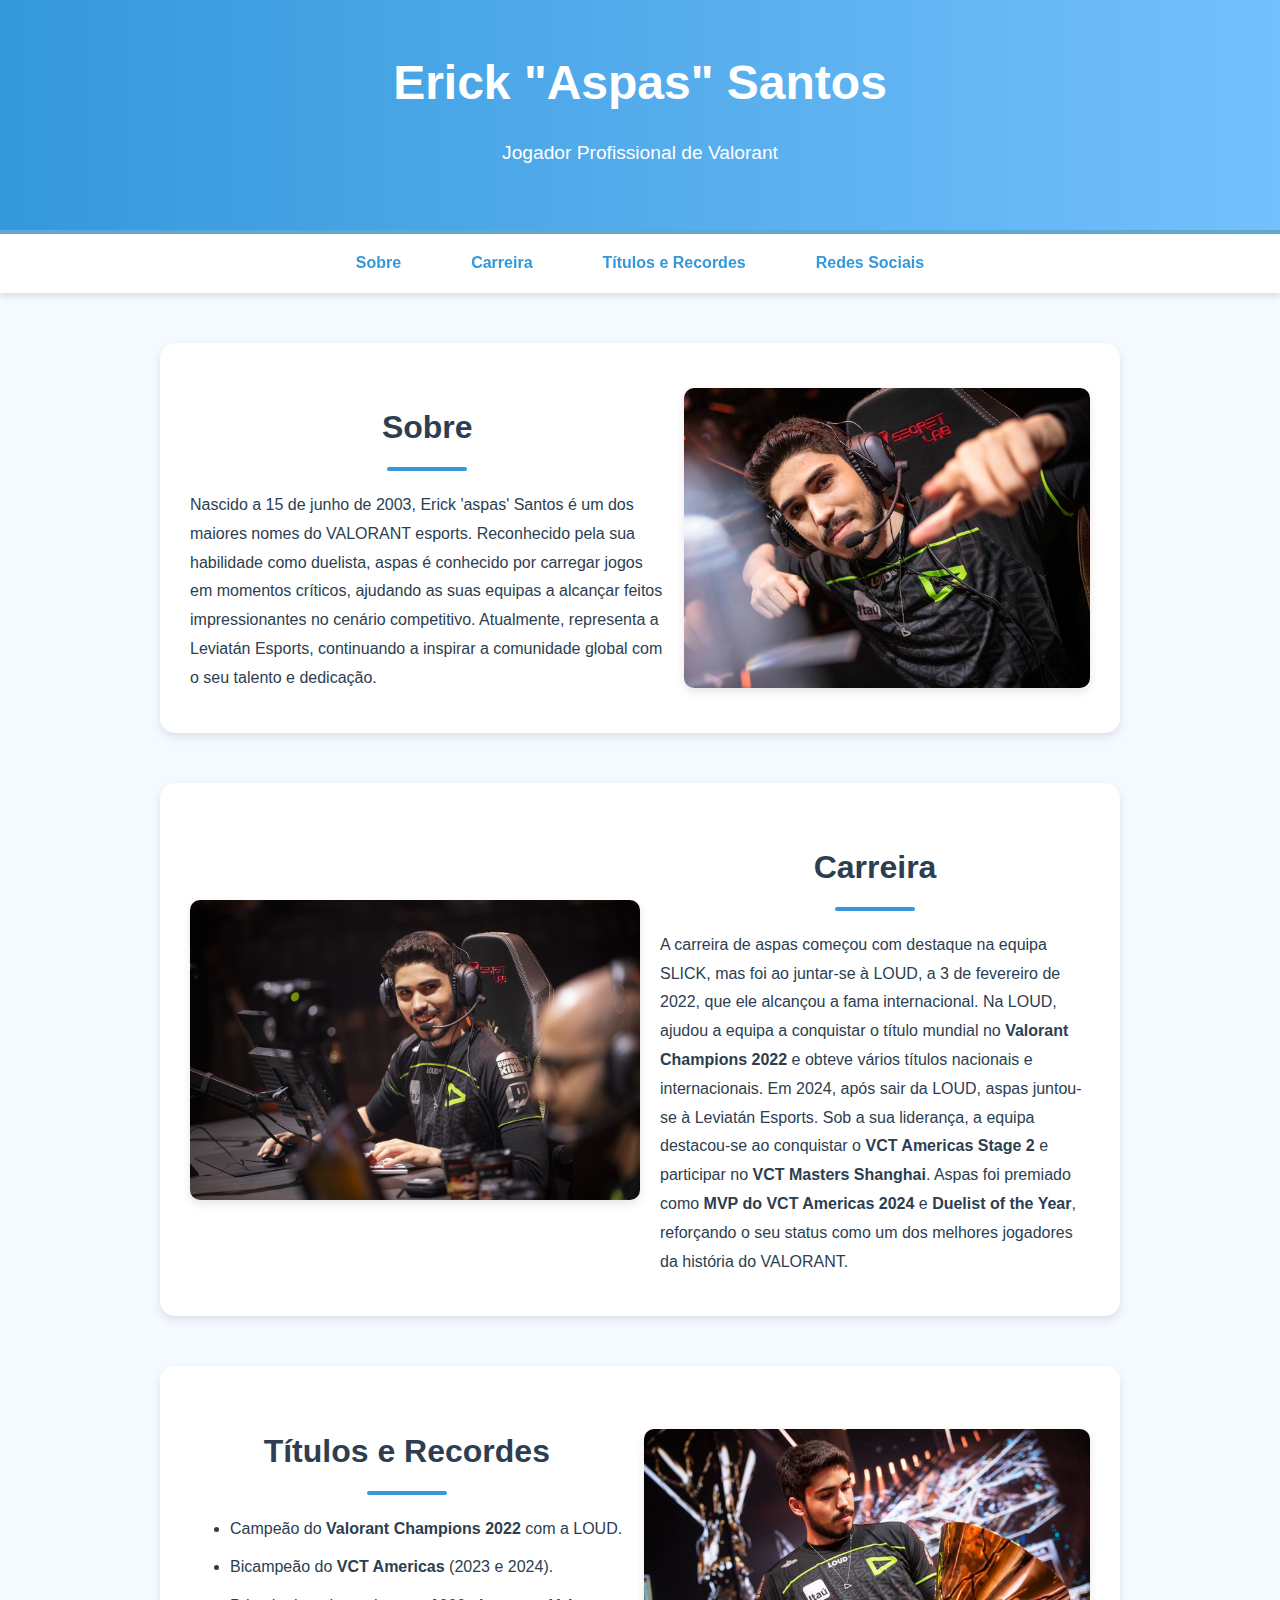
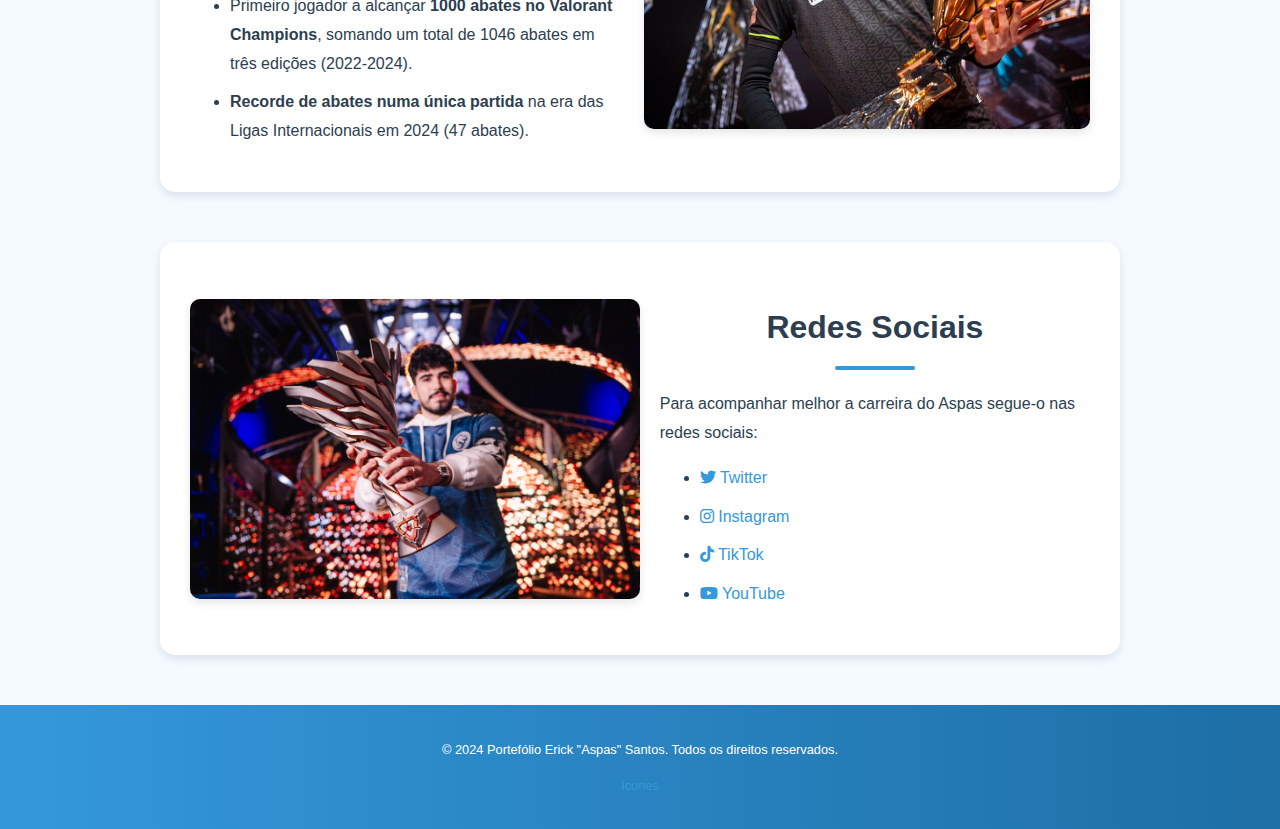
<file: index.html>
<!DOCTYPE html>
<html lang="pt-PT">
<head>
    <meta charset="UTF-8">
    <meta name="viewport" content="width=device-width, initial-scale=1.0">
    <title>Erick "Aspas" Santos</title>
    <link rel="icon" href="assets/img/icone.png" type="image/x-icon">
    <link rel="stylesheet" href="assets/css/style.css">
    <link rel="stylesheet" href="https://cdnjs.cloudflare.com/ajax/libs/font-awesome/6.0.0-beta3/css/all.min.css">
</head>
<body>
    <header class="header">
        <h1>Erick "Aspas" Santos</h1>
        <p>Jogador Profissional de Valorant</p>
    </header>

    <nav class="menu">
        <ul>
            <li><a href="#sobre">Sobre</a></li>
            <li><a href="#carreira">Carreira</a></li>
            <li><a href="#titulos">Títulos e Recordes</a></li>
            <li><a href="#contacto">Redes Sociais</a></li>
        </ul>
    </nav>

    <main>
        <section id="sobre" class="secao">
            <div class="texto">
                <h2>Sobre</h2>
                <p>Nascido a 15 de junho de 2003, Erick 'aspas' Santos é um dos maiores nomes do VALORANT esports. 
                    Reconhecido pela sua habilidade como duelista, aspas é conhecido por carregar jogos em momentos críticos, ajudando as suas equipas a alcançar feitos impressionantes no cenário competitivo. 
                    Atualmente, representa a Leviatán Esports, continuando a inspirar a comunidade global com o seu talento e dedicação.</p>
            </div>
            <img src="assets/img/imgAspas.jpg" alt="Foto do Aspas">
        </section>

        <section id="carreira" class="secao">
            <img src="assets/img/FotoAspas.jpg" alt="Foto do Aspas">
            <div class="texto">
                <h2>Carreira</h2>
                <p>A carreira de aspas começou com destaque na equipa SLICK, mas foi ao juntar-se à LOUD, a 3 de fevereiro de 2022, que ele alcançou a fama internacional. 
                    Na LOUD, ajudou a equipa a conquistar o título mundial no <b>Valorant Champions 2022</b> e obteve vários títulos nacionais e internacionais. 
                    Em 2024, após sair da LOUD, aspas juntou-se à Leviatán Esports. Sob a sua liderança, a equipa destacou-se ao conquistar o <b>VCT Americas Stage 2</b> e participar no <b>VCT Masters Shanghai</b>. 
                    Aspas foi premiado como <b>MVP do VCT Americas 2024</b> e <b>Duelist of the Year</b>, reforçando o seu status como um dos melhores jogadores da história do VALORANT.</p>
            </div>
        </section>

        <section id="titulos" class="secao">
            <div class="texto">
                <h2>Títulos e Recordes</h2>
                <ul>
                    <li>Campeão do <b>Valorant Champions 2022</b> com a LOUD.</li>
                    <li>Bicampeão do <b>VCT Americas</b> (2023 e 2024).</li>
                    <li>Primeiro jogador a alcançar <b>1000 abates no Valorant Champions</b>, somando um total de 1046 abates em três edições (2022-2024).</li>
                    <li><b>Recorde de abates numa única partida</b> na era das Ligas Internacionais em 2024 (47 abates).</li>
                </ul>
            </div>
            <img src="assets/img/AspasChampions.jpg" alt="Aspas com o troféu do Valorant Champions">
        </section>

        <section id="contacto" class="secao">
            <img src="assets/img/aspas.jpg" alt="Aspas com o trofeu do VCT Americas 2024">
            <div class="texto">
                <h2>Redes Sociais</h2>
                <p>Para acompanhar melhor a carreira do Aspas segue-o nas redes sociais:</p>
                <ul>
                    <li><a href="https://x.com/aspaszin" target="_blank"><i class="fab fa-twitter"></i> Twitter</a></li>
                    <li><a href="https://www.instagram.com/aspaszin?utm_source=ig_web_button_share_sheet&igsh=ZDNlZDc0MzIxNw==" target="_blank"><i class="fab fa-instagram"></i> Instagram</a></li>
                    <li><a href="https://www.tiktok.com/@aspaszin?is_from_webapp=1&sender_device=pc" target="_blank"><i class="fab fa-tiktok"></i> TikTok</a></li>
                    <li><a href="https://youtube.com/@aspaszin?si=n5193mIHBojj6Ch3"><i class="fab fa-youtube"></i> YouTube</a></li>
                </ul>
            </div>
        </section>
    </main>

    <footer class="footer">
        <p>&copy; 2024 Portefólio Erick "Aspas" Santos. Todos os direitos reservados.</p>
        <p><a href="https://www.flaticon.com/br/icones-gratis/ciclone" title="ciclone ícones">Icones</a></p>
    </footer>
</body>
</html>
</file>
<file: assets/css/style.css>
/* Estilos Globais */
body {
    margin: 0;
    font-family: 'Roboto', Arial, sans-serif;
    background-color: #f4faff; /* Azul muito claro */
    color: #2c3e50; /* Texto azul escuro */
    line-height: 1.8;
}

h1, h2 {
    font-family: 'Poppins', Arial, sans-serif;
}

/* Links */
a {
    color: #3498db; /* Azul médio */
    text-decoration: none;
    transition: color 0.3s ease;
}

a:hover {
    color: #1d6fa5; /* Azul mais escuro ao passar o mouse */
}

/* Cabeçalho */
.header {
    text-align: center;
    padding: 40px 20px;
    background: linear-gradient(90deg, #3498db, #74c0fc);
    color: #ffffff;
    border-bottom: 4px solid #5fa8d3;
}

.header h1 {
    font-size: 3em;
    margin: 0;
}

.header p {
    margin-top: 10px;
    font-size: 1.2em;
    font-weight: 300;
}

/* Menu */
.menu {
    background-color: #ffffff;
    padding: 15px 0;
    box-shadow: 0 4px 6px rgba(0, 0, 0, 0.1);
    position: sticky;
    top: 0;
    z-index: 1000;
}

.menu ul {
    list-style: none;
    margin: 0;
    padding: 0;
    display: flex;
    justify-content: center;
    gap: 30px;
}

.menu li {
    display: inline;
}

.menu a {
    font-weight: bold;
    color: #3498db;
    padding: 10px 20px;
    border-radius: 20px;
    transition: all 0.3s ease;
}

.menu a:hover {
    background-color: #eaf6fd;
    color: #1d6fa5;
    transform: scale(1.1);
}

/* Secções */
.secao {
    display: flex;
    flex-wrap: wrap;
    align-items: center;
    margin: 50px auto;
    padding: 30px;
    max-width: 900px;
    background-color: #ffffff;
    border-radius: 15px;
    box-shadow: 0 4px 10px rgba(0, 0, 0, 0.1);
    gap: 20px;
}

.secao img {
    flex: 1 1 300px;
    max-width: 100%;
    height: auto;
    border-radius: 10px;
    object-fit: cover;
    max-height: 300px;
    box-shadow: 0 4px 10px rgba(0, 0, 0, 0.1);
    transition: transform 0.3s ease, box-shadow 0.3s ease;
}

.secao img:hover {
    transform: scale(1.05);
    box-shadow: 0 6px 15px rgba(0, 0, 0, 0.2);
}

.secao .texto {
    flex: 2 1 400px; /* O texto ocupa mais espaço */
}

.secao h2 {
    text-align: center;
    font-size: 2em;
    margin-bottom: 15px;
    color: #2c3e50;
}

.secao p, .secao li {
    font-size: 1em;
    margin: 10px 0;
}

/* Rodapé */
.footer {
    text-align: center;
    padding: 20px 10px;
    background: linear-gradient(90deg, #3498db, #1d6fa5);
    color: #ffffff;
    font-size: 0.8em;
    margin-top: 50px;
}

/* Divisores */
.secao h2::after {
    content: "";
    display: block;
    width: 80px;
    height: 4px;
    background-color: #3498db;
    margin: 10px auto 20px auto;
    border-radius: 5px;
}

/* Animações */
@keyframes fadeIn {
    from {
        opacity: 0;
    }
    to {
        opacity: 1;
    }
}

@keyframes slideUp {
    from {
        transform: translateY(30px);
        opacity: 0;
    }
    to {
        transform: translateY(0);
        opacity: 1;
    }
}

/* Estilos Responsivos */
@media (max-width: 768px) {
    /* Ajustar o layout para telas menores */
    .secao {
        flex-direction: column; /* Empilha os elementos verticalmente */
        padding: 20px;
    }

    .secao img {
        flex: none; /* Remove a proporção flexível */
        margin-bottom: 20px; /* Adiciona espaço abaixo da imagem */
    }

    .menu ul {
        flex-direction: column; /* Empilha os itens do menu */
        gap: 15px; /* Espaçamento entre itens */
    }

    .menu a {
        padding: 10px 15px; /* Reduz o espaçamento interno */
        font-size: 0.9em; /* Reduz o tamanho do texto */
    }

    .header h1 {
        font-size: 2em; /* Reduz o tamanho do título */
    }

    .header p {
        font-size: 1em; /* Reduz o tamanho do subtítulo */
    }

    .secao .texto {
        flex: none; /* Remove a proporção flexível */
        text-align: center; /* Centraliza o texto */
    }
}

@media (max-width: 480px) {
    /* Ajustes adicionais para telas muito pequenas */
    body {
        font-size: 0.9em; /* Reduz o tamanho global do texto */
    }

    .menu ul {
        gap: 10px;
    }

    .menu a {
        font-size: 0.8em;
        padding: 8px 12px;
    }

    .header h1 {
        font-size: 1.8em;
    }

    .header p {
        font-size: 0.9em;
    }

    .secao img {
        width: 100%; /* Garante que a imagem ocupe toda a largura disponível */
        height: auto;
    }
}
</file>
